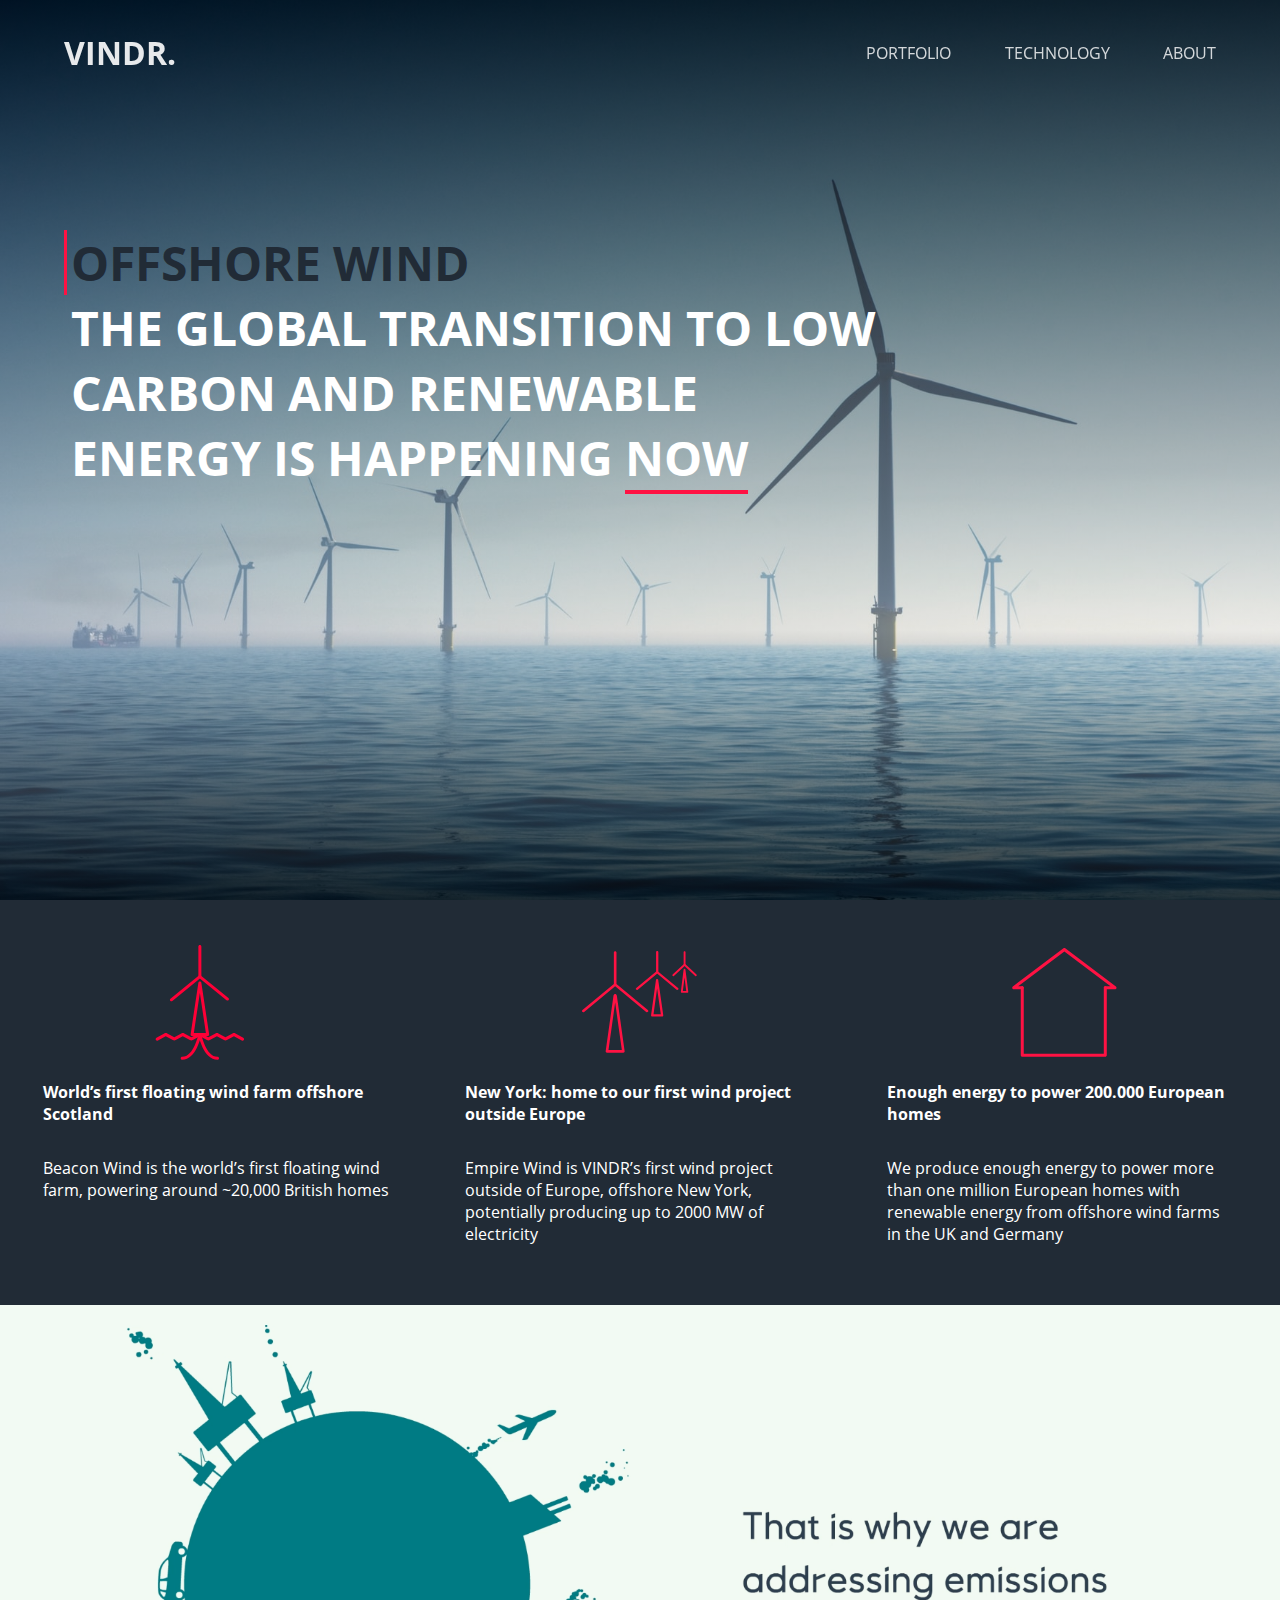
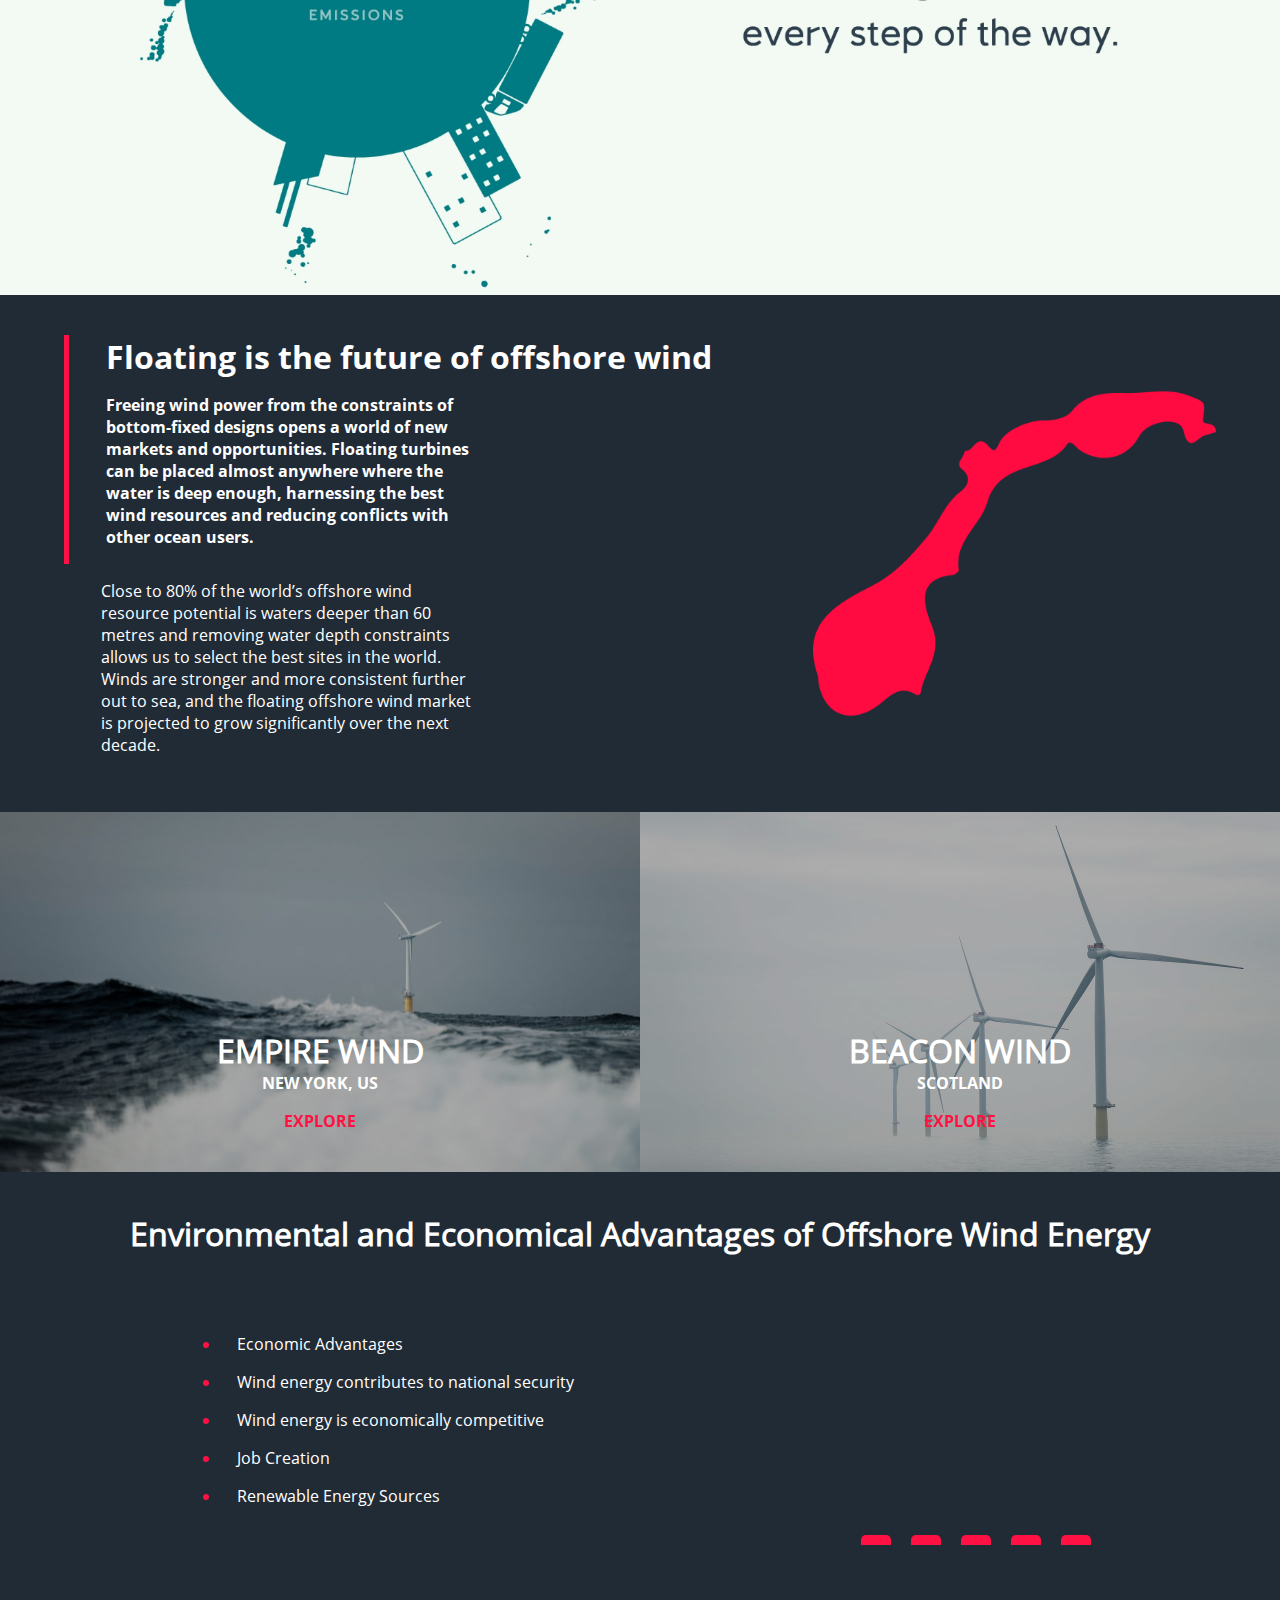
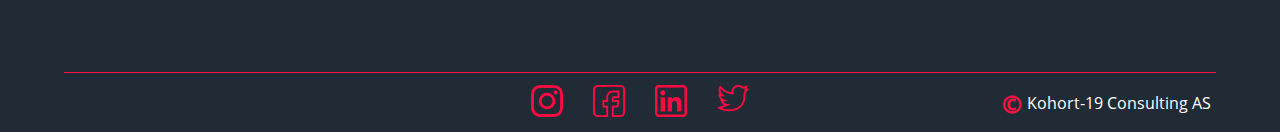
<file: index.html>
<!DOCTYPE html>
<html lang="en">
<head>
    <meta charset="UTF-8">
    <meta name="viewport" content="width=device-width, initial-scale=1.0">
    <title>VINDR.</title>
    <link rel="icon" href="icons/v-and-dot.png">
    <link rel="stylesheet" type="text/css" href="css/index.css">
</head>
<body>
    <!-- Start: Navbar -->
    <div class="navbar-container flex">
        <div class="navbar-list-container flex">
            <a href="index.html" class="navbar-logo"><h1>VINDR.</h1></a>
            <div class="navbar-list flex">
                <div>
                    <a href="portofolio.html">
                        PORTFOLIO
                    </a>
                </div>
                <div>
                    <a href="technology.html">
                        TECHNOLOGY
                    </a>
                </div>
                <div>
                    <a href="about.html">
                        ABOUT
                    </a>
                </div>
            </div>
        </div>
    </div>
    <!-- End: Navbar -->
    
    <!-- Start: Header-->
    <div class="header-container">
        <div class="header-image-container">
            <div class="header-text-container">
                <h1 class="header-index-line-one">OFFSHORE WIND</h1>
                <h1 class="header-index-text">THE GLOBAL TRANSITION TO LOW</h1>
                <h1 class="header-index-text">CARBON AND RENEWABLE</h1>
                <h1 class="header-index-text">ENERGY IS HAPPENING <span>NOW</span></h1>
            </div>
        </div>
        
    </div>

    <!-- End: Header -->

    <!-- start: Page content -->
    <div class="index-main-container flex" >
        <!-- Start: tripple info -->
        <div class="index-tripple-info-container flex">
            <div class="info-container flex">
                <img class="info-image" src="icons/icon_windmill.svg" alt="Windmill-icon">
                <div class="info-text-container flex">  
                    <p class="info-paragraph bold">
                        World’s first floating wind farm offshore Scotland
                    </p>
                    <p class="info-paragraph">
                        Beacon Wind is the world’s first floating wind farm, powering around ~20,000 British homes
                    </p>
                </div>    
            </div>
            <div class="info-container flex">
                <img class="info-image" src="icons/icon_windmill_park.svg" alt="Windmill-icon">
                <div class="info-text-container flex"> 
                    <p class="info-paragraph bold">
                        New York: home to our first wind project outside Europe
                    </p>
                    <p class="info-paragraph">
                        Empire Wind is VINDR’s first wind project outside of Europe, offshore New York, potentially producing up to 2000 MW of electricity
                    </p>
                </div>   
            </div>
            <div class="info-container flex">
                <img class="info-image" src="icons/icon_house_energy.svg" alt="House-Icon">
                <div class="info-text-container flex">
                    <p class="info-paragraph bold">
                        Enough energy to power 200.000 European homes
                    </p>
                    <p class="info-paragraph">
                        We produce enough energy to power more than one million European homes with renewable energy from offshore wind farms in the UK and Germany
                    </p>
                </div>
            </div>
        </div>
        <!-- End: tripple info -->

        <!-- Start: video container -->
        <!-- Section where the customer can implement a video-element.-->
        <div class="video-container flex">
            <img src="images/informationvideo.png" alt="VideoScreenshot">
        </div>
        <!-- End: video container -->

        <!-- Start: second information  -->
        <div class="index-second-info-container flex">
            <div class="second-info-text-container flex">
                <div class="text-box-one bold">
                    <h1>
                        Floating is the future of offshore wind
                    </h1>
                    <p>
                        Freeing wind power from the constraints of bottom-fixed designs opens a world of new markets and opportunities. Floating turbines can be placed almost anywhere where the water is deep enough, harnessing the best wind resources and reducing conflicts with other ocean users.
                    </p>
                </div>
                <div class="text-box-two">
                    <p>
                        Close to 80% of the world’s offshore wind resource potential is waters deeper than 60 metres and removing water depth constraints allows us to select the best sites in the world. Winds are stronger and more consistent further out to sea, and the floating offshore wind market is projected to grow significantly over the next decade. 
                    </p>
                </div>
            </div>
            <div class="second-info-image-container flex">
                <img src="images/countries/norway_red.png" alt="Norway-pink">
            </div>
        </div>
        <!-- End: second information  -->

        <!-- Start: Double image explore -->
        <div class="explore-container flex">
            <div class="explore-image-container flex">
                <img src="images/explore1.jpg" alt="Explore">
                <div class="explore-text-container flex">
                    <h1>
                        EMPIRE WIND
                    </h1>
                    <p class="bold">NEW YORK, US</p>
                    <p class="bold"><a href="portofolio.html#empire">EXPLORE</a></p>
                </div>
            </div>
            <div class="explore-image-container flex">
                <img src="images/explore2.jpg" alt="Explore">
                <div class="explore-text-container flex">
                    <h1>
                        BEACON WIND
                    </h1>
                    <p class="bold">SCOTLAND</p>
                    <p class="bold"><a href="portofolio.html#beacon">EXPLORE</a></p>
                </div>
            </div>
        </div>
        <!-- End: Double image explore -->

        <!-- Start: thrid info  -->
        <div class="index-third-info-container flex">
            <div class="third-info-header-container">
                <h1>Environmental and Economical Advantages of Offshore Wind Energy</h1>
            </div>
            <div class="third-info-container flex">
                <div class="third-info-list-container">
                    <ul>
                        <li><span> Economic Advantages</span></li>
                        <li><span>Wind energy contributes to national security</span></li>
                        <li><span>Wind energy is economically competitive</span></li>
                        <li><span>Job Creation</span></li>
                        <li><span>Renewable Energy Sources</span></li>
                    </ul>
                </div>
                <div class="third-info-stats-conatiner flex">
                    <div class="stats-columns column-one"></div>
                    <div class="stats-columns column-two"></div>
                    <div class="stats-columns column-three"></div>
                    <div class="stats-columns column-four"></div>
                    <div class="stats-columns column-five"></div>
                </div>
            </div>
        </div>
        <!-- End: thrid info  -->

    </div>
    <!-- End: Page content -->

    <!-- Start: Footer -->
    <div class="footer-container flex">
        <div class="content-container flex">
            <div class="icon-list">
                <div>
                    <a href="">
                        <img class="icon" src="icons/instagram-3.png" alt="instagram-3">
                    </a>
                </div>
                <div>
                    <a href="">
                        <img class="icon" src="icons/facebook.png" alt="instagram-3">
                    </a>
                </div>
                <div>
                    <a href="">
                        <img class="icon" src="icons/linkedin.png" alt="instagram-3">
                    </a>
                </div>
                <div>
                    <a href="">
                        <img class="icon" src="icons/twitter.png" alt="instagram-3">
                    </a>
                </div>
            </div>
            <div class="copyright-container flex">
                <h2>&#169;</h2>
                <p>Kohort-19 Consulting AS</p>
            </div>
        </div>
    </div>
    <!-- End: footer -->
    
</body>
</html>
</file>
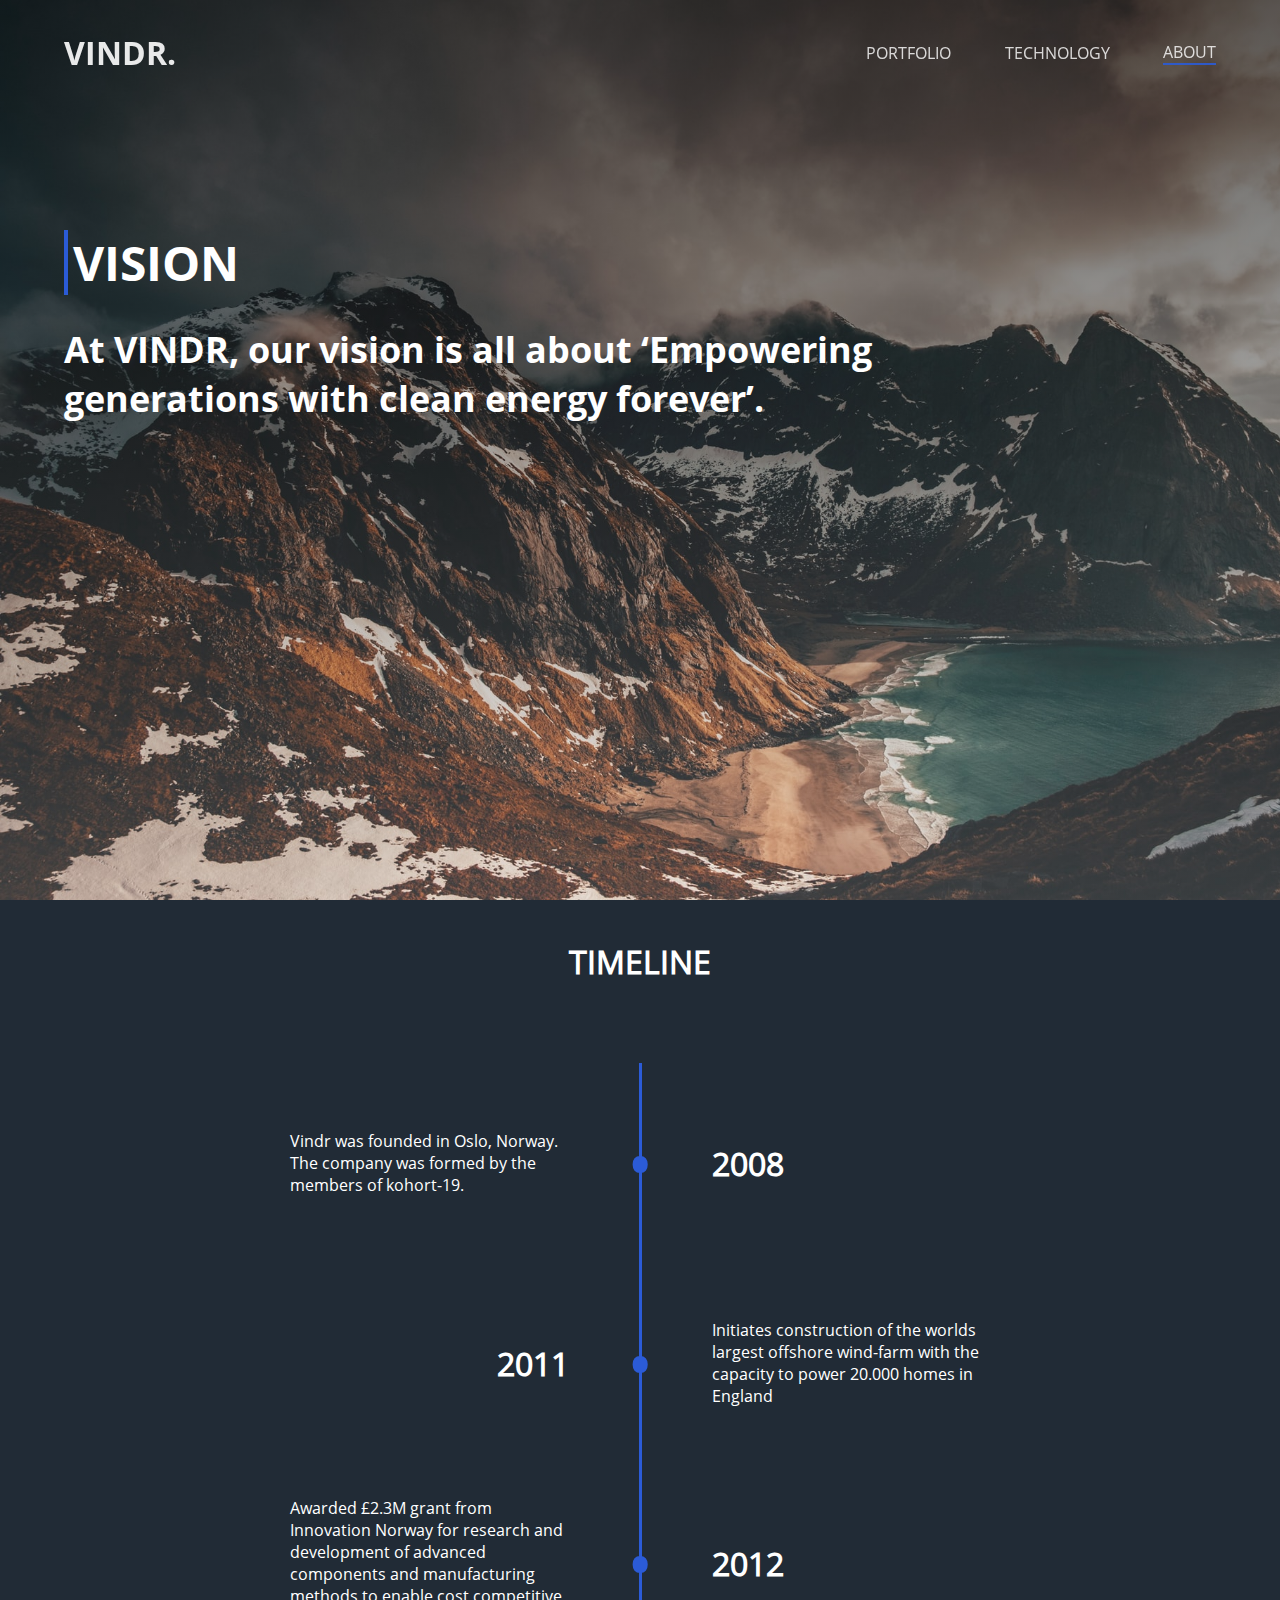
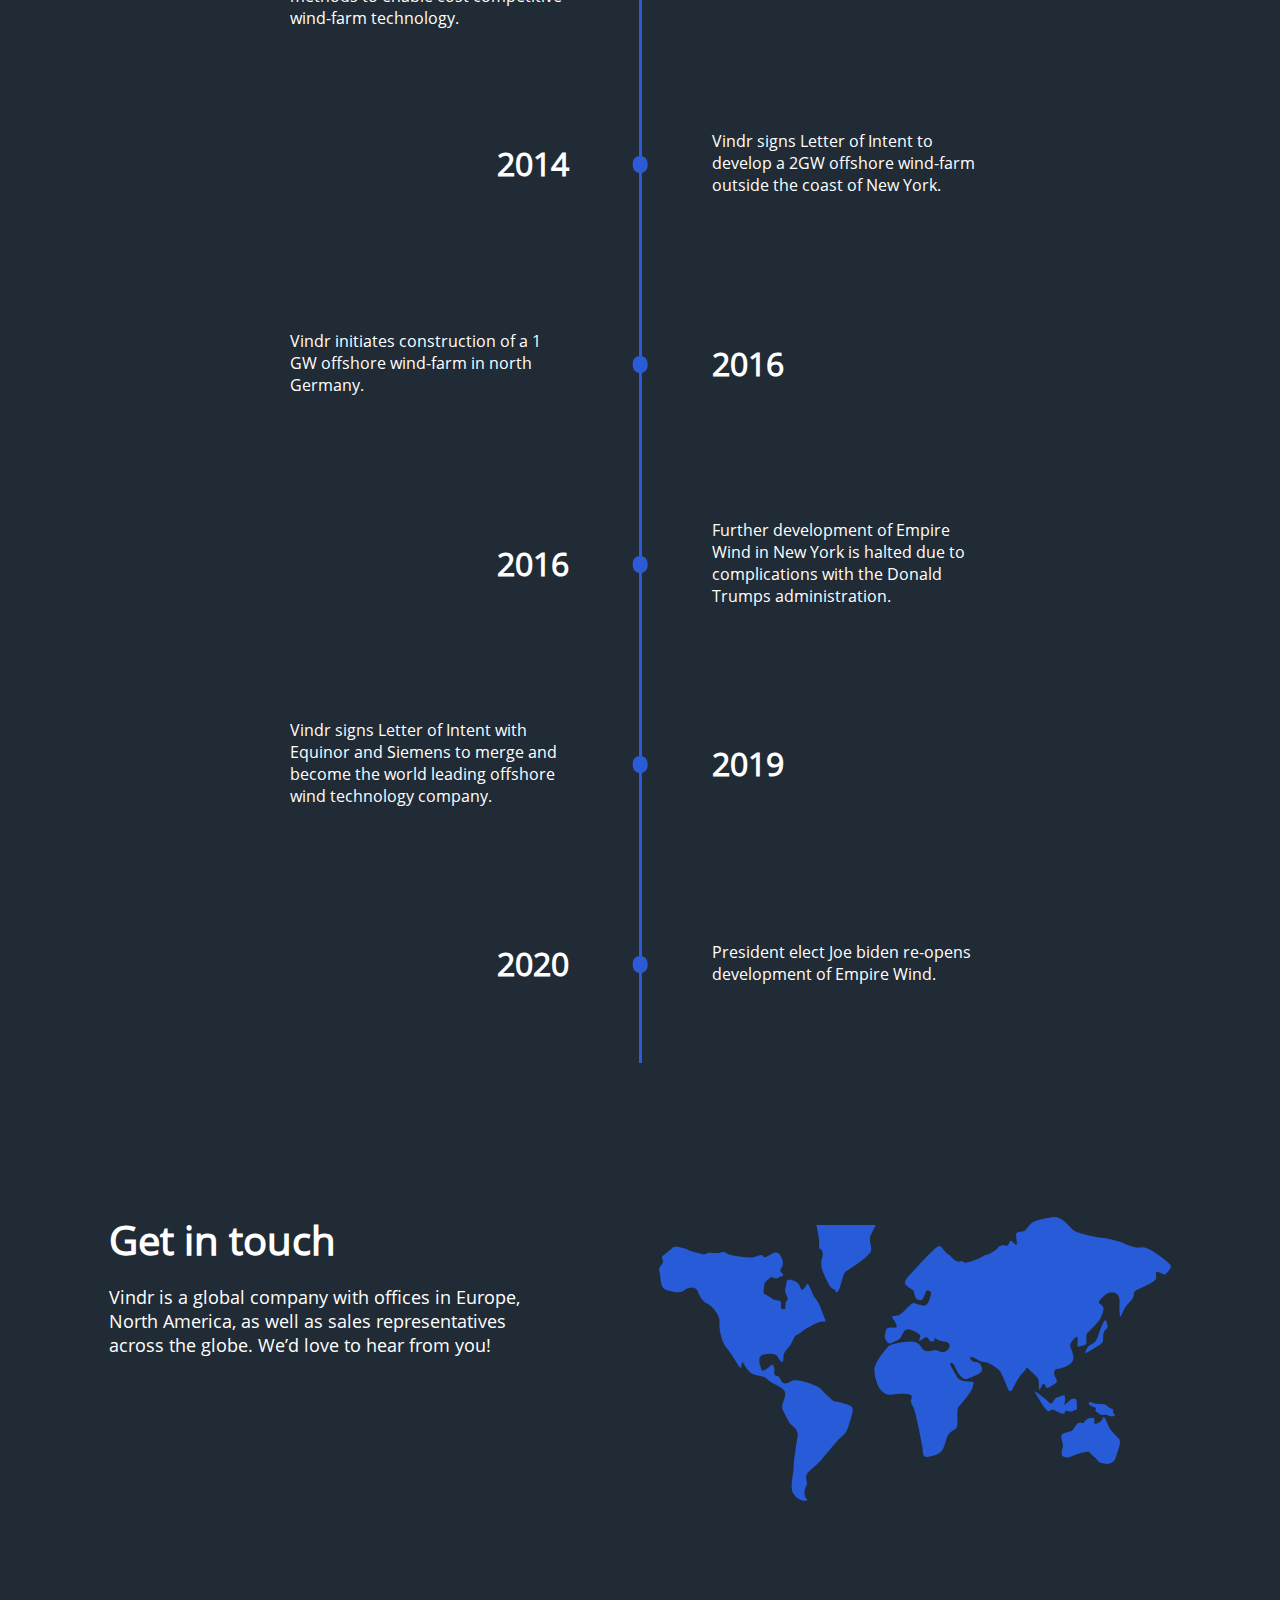
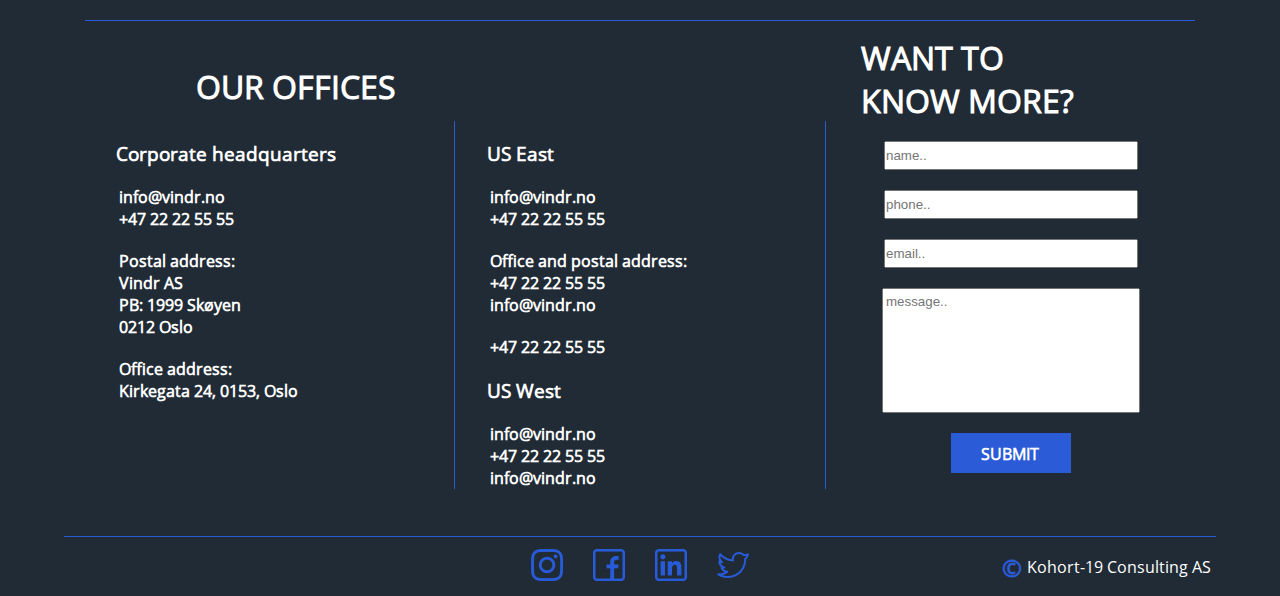
<file: about.html>
<!DOCTYPE html>
<html lang="en">
<head>
    <meta charset="UTF-8">
    <meta name="viewport" content="width=device-width, initial-scale=1.0">
    <title>About</title>
    <link rel="icon" href="icons/v-and-dot.png">
    <link rel="stylesheet" type="text/css" href="css/about.css">
</head>
<body>
    <!-- Start: Navbar -->
    <div class="navbar-container flex">
        <div class="navbar-list-container flex">
            <a href="index.html" class="navbar-logo"><h1>VINDR.</h1></a>
            <div class="navbar-list flex">
                <div>
                    <a href="portofolio.html">
                        PORTFOLIO
                    </a>
                </div>
                <div>
                    <a href="technology.html">
                        TECHNOLOGY
                    </a>
                </div>
                <div>
                    <a href="about.html">
                        ABOUT
                    </a>
                </div>
            </div>
        </div>
    </div>
    <!-- End: Navbar -->
    
    <!-- Start: Header-->
    <div class="header-container">
        <div class="header-image-container">
            <div class="header-text-container">
                <h1 class="header-index-line-one">VISION</h1>
                <h2 class="header-index-line-two bold">At VINDR, our vision is all about ‘Empowering generations with clean energy forever’.</h2>
                
            </div>
        </div>
        
    </div>
    <!-- End: Header -->

    <!-- start: Page content -->

    <!--
     Start: Timeline    
    -->
    <!-- Timeline left side -->
    <div class="main-content-container flex">
        <h1 class="timeline-main-header">TIMELINE</h1>
        <div class="timeline-container flex">
            <div class="timeline-left-container flex">
                <div class="timeline-text-box text-box-one flex">
                    <p>
                        Vindr was founded in Oslo, Norway. The company was formed by the members of kohort-19.
                    </p>
                </div>
                <div class="timeline-year year-two flex"><h1>2011</h1><span class="timeline-dot">&bull;</span></div>
                <div class="timeline-text-box text-box-three flex">
                    <p>
                        Awarded £2.3M grant from Innovation Norway for research and development of advanced components and manufacturing methods to enable cost competitive wind-farm technology.
                    </p>
                </div>
                <div class="timeline-year year-four flex"><h1>2014</h1><span class="timeline-dot">&bull;</span></div>
                <div class="timeline-text-box text-box-five flex">
                    <p>
                        Vindr initiates construction of a 1 GW offshore wind-farm in north Germany.
                    </p>
                </div>
                <div class="timeline-year year-six flex"><h1>2016</h1><span class="timeline-dot">&bull;</span></div>
                <div class="timeline-text-box text-box-seven flex">
                    <p>
                        Vindr signs Letter of Intent with Equinor and Siemens to merge and become the world leading offshore wind technology company.
                    </p>
                </div>
                <div class="timeline-year year-eight flex"><h1>2020</h1><span class="timeline-dot">&bull;</span></div>
            </div>
            
            <!-- Timeline right side -->
            <div class="timeline-right-container flex">
                <div class="timeline-year year-one flex"><span class="timeline-dot">&bull;</span><h1>2008</h1></div>
                <div class="timeline-text-box text-box-two flex">
                    <p>
                        Initiates construction of the worlds largest offshore wind-farm  with the capacity to power 20.000 homes in England
                    </p>
                </div>
                <div class="timeline-year year-three flex"><span class="timeline-dot">&bull;</span><h1>2012</h1></div>
                <div class="timeline-text-box text-box-four flex">
                    <p>
                        Vindr signs Letter of Intent to develop a 2GW  offshore wind-farm outside the coast of New York. 
                    </p>
                </div>
                <div class="timeline-year year-five flex"><span class="timeline-dot">&bull;</span><h1>2016</h1></div>
                <div class="timeline-text-box text-box-six flex">
                    <p>
                        Further development of Empire Wind in New York is halted due to complications with the Donald Trumps administration.
                    </p>
                </div>
                <div class="timeline-year year-seven flex"><span class="timeline-dot">&bull;</span><h1>2019</h1></div>
                <div class="timeline-text-box text-box-eight flex">
                    <p>
                        President elect Joe biden re-opens development of Empire Wind.
                    </p>
                </div>
            </div>
        </div>   
<!--
 End: Timeline    
-->

<!--
 Start: Contact form
-->
        <div class="bottom-section-container flex">
            <div class="map-section-container flex">
                <div class="bottom-text-container">
                    <h1>Get in touch</h1>
                    <p>Vindr is a global company with offices in Europe, 
                        North America, as well as sales representatives 
                        across the globe. We’d love to hear from you!</p>
                </div>
                <div class="bottom-worldmap-container">
                    <img src="icons/world-map.png" alt="world-map">
                </div>
            </div>    
            <div class="text-divider flex">
                <h1 id="address">OUR OFFICES</h1>
                <h1 id="contact">WANT TO KNOW MORE?</h1>
            </div>
            <div class="contact-section-container flex">
                <div class="corporate-info flex">
                    <h3>Corporate headquarters</h3>
                    <div class="corporate-box-1">
                    <h4>info@vindr.no</h4>
                    <h4>+47 22 22 55 55</h4>
                    </div>
                    <div class="corporate-box-2">
                    <h4>Postal address:</h4>
                    <h4>Vindr AS</h4>
                    <h4>PB: 1999 Skøyen</h4>
                    <h4>0212 Oslo</h4>
                    </div>
                    <div class="corporate-box-3">
                    <h4>Office address:</h4>
                    <h4>Kirkegata 24, 0153, Oslo</h4>
                    </div>
                </div>
                <div class="usa-info flex">
                    <h3>US East</h3>
                    <div class="usa-box-1">
                    <h4>info@vindr.no</h4>
                    <h4>+47 22 22 55 55</h4>
                    </div>
                    <div class="usa-box-2">
                    <h4>Office and postal address:</h4>
                    <h4>+47 22 22 55 55</h4>
                    <h4>info@vindr.no</h4>
                    </div>
                    <h4>+47 22 22 55 55</h4>
                    <h3>US West</h3>
                    <h4>info@vindr.no</h4>
                    <h4>+47 22 22 55 55</h4>
                    <h4>info@vindr.no</h4>
                </div>
                <div class="contact-form flex">
                    <input class="input-field" type="text" placeholder="name..">
                    <input class="input-field" type="text" placeholder="phone..">
                    <input class="input-field" type="text" placeholder="email..">
                    <input class="input-field-text" type="text" placeholder="message..">
                    <a class="button" href="#"><h4>SUBMIT</h4></a>
                </div>
            </div>
        </div>
    <!--
     End: Contact form
    -->
    </div>
    <!-- End: Page content -->

    <!-- Start: Footer -->
    <div class="footer-container flex">
        <div class="content-container flex">
            <div class="icon-list">
                <div>
                    <a href="">
                        <img class="icon" src="icons/instagram-6.png" alt="instagram-3">
                    </a>
                </div>
                <div>
                    <a href="">
                        <img class="icon" src="icons/facebook-4.png" alt="instagram-3">
                    </a>
                </div>
                <div>
                    <a href="">
                        <img class="icon" src="icons/linkedin-3.png" alt="instagram-3">
                    </a>
                </div>
                <div>
                    <a href="">
                        <img class="icon" src="icons/twitterblue.png" alt="instagram-3">
                    </a>
                </div>
            </div>
            <div class="copyright-container flex">
                <h2>&#169;</h2>
                <p>Kohort-19 Consulting AS</p>
            </div>
        </div>
            
    </div>
    <!-- End: footer -->
    
</body>
</html>
</file>
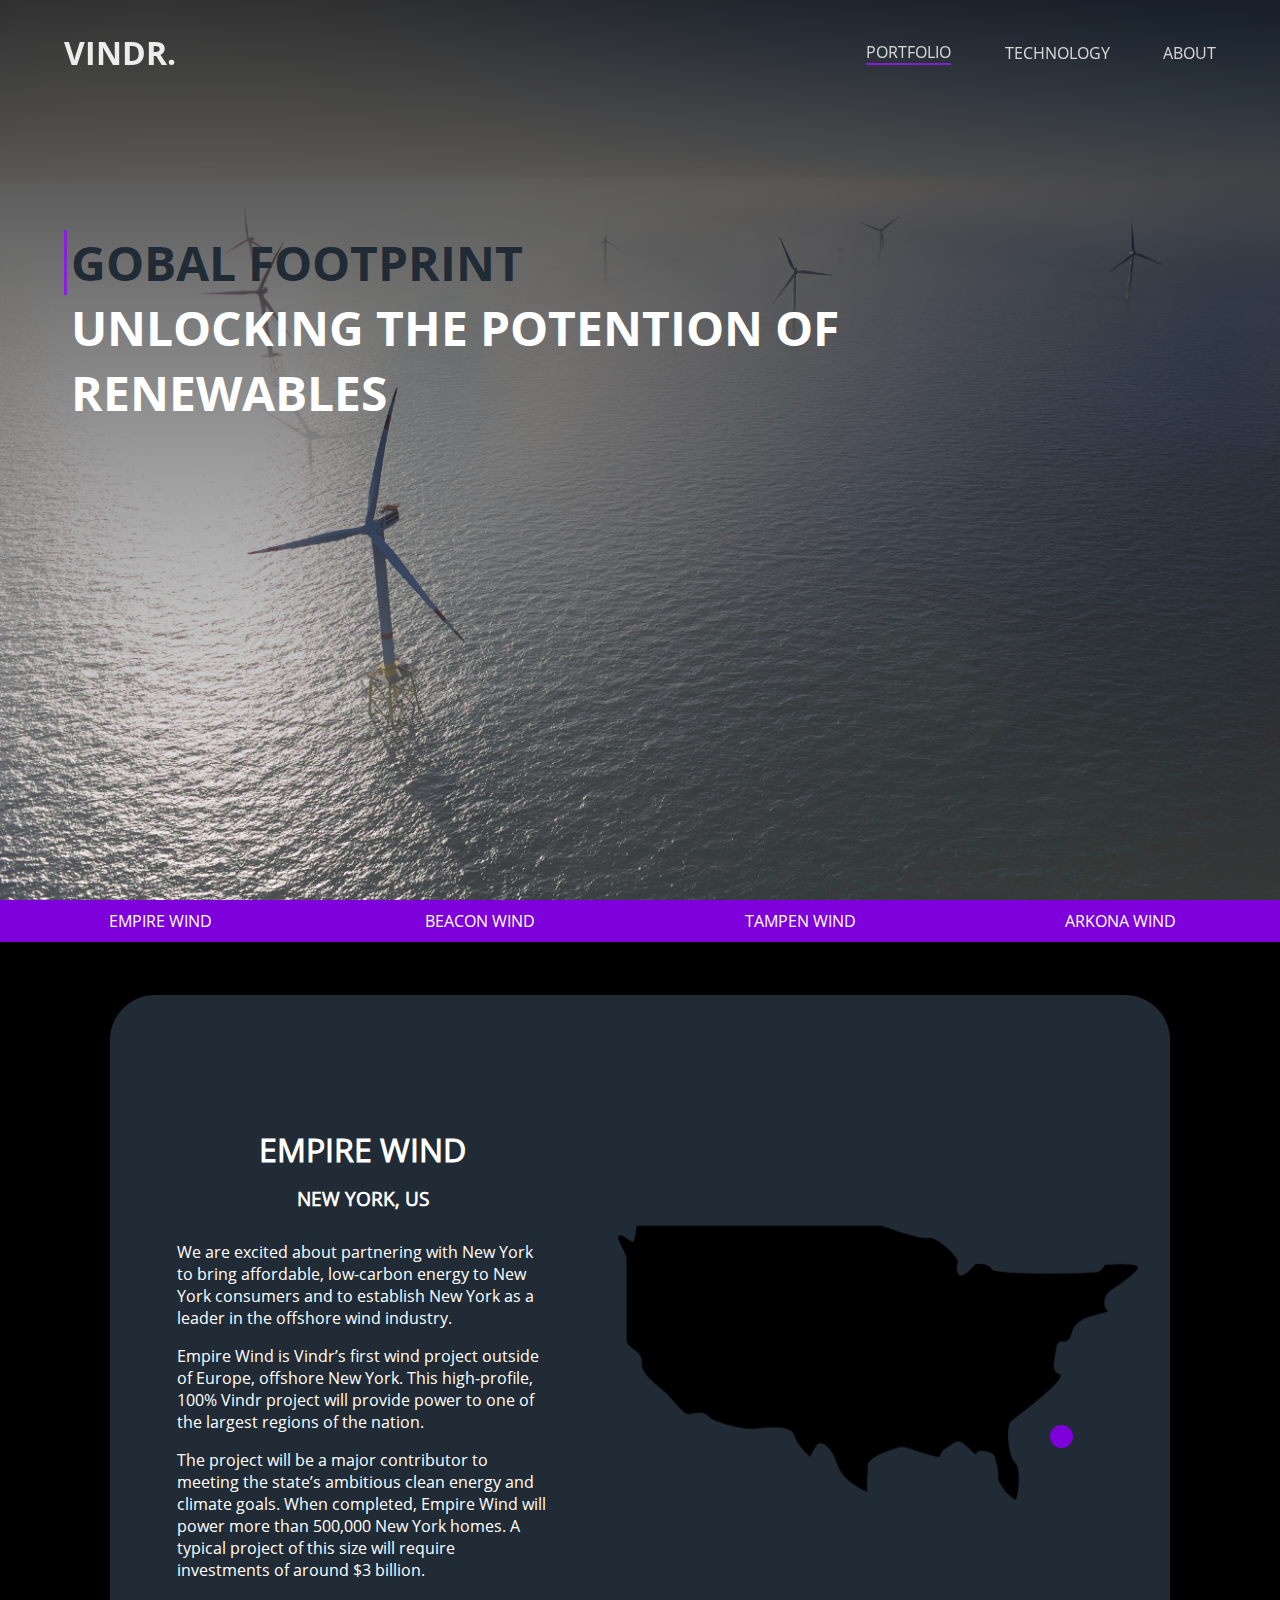
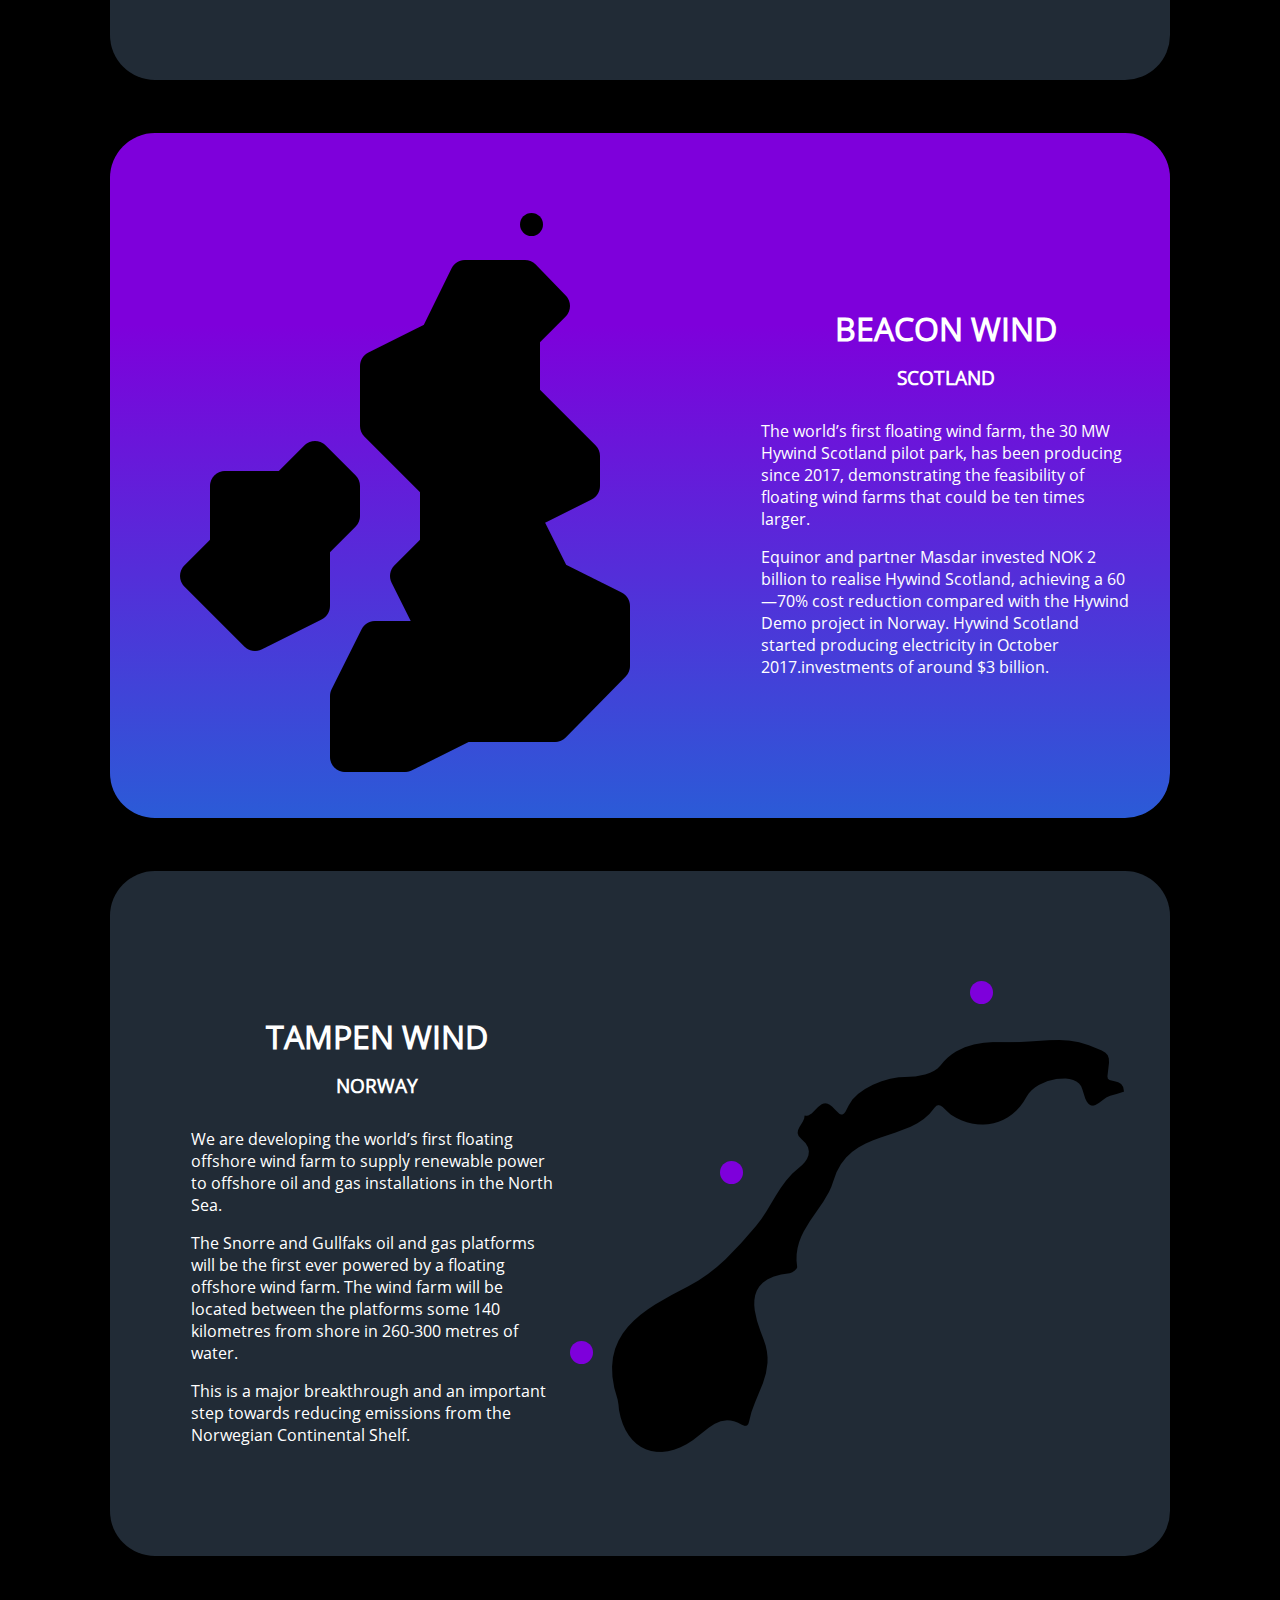
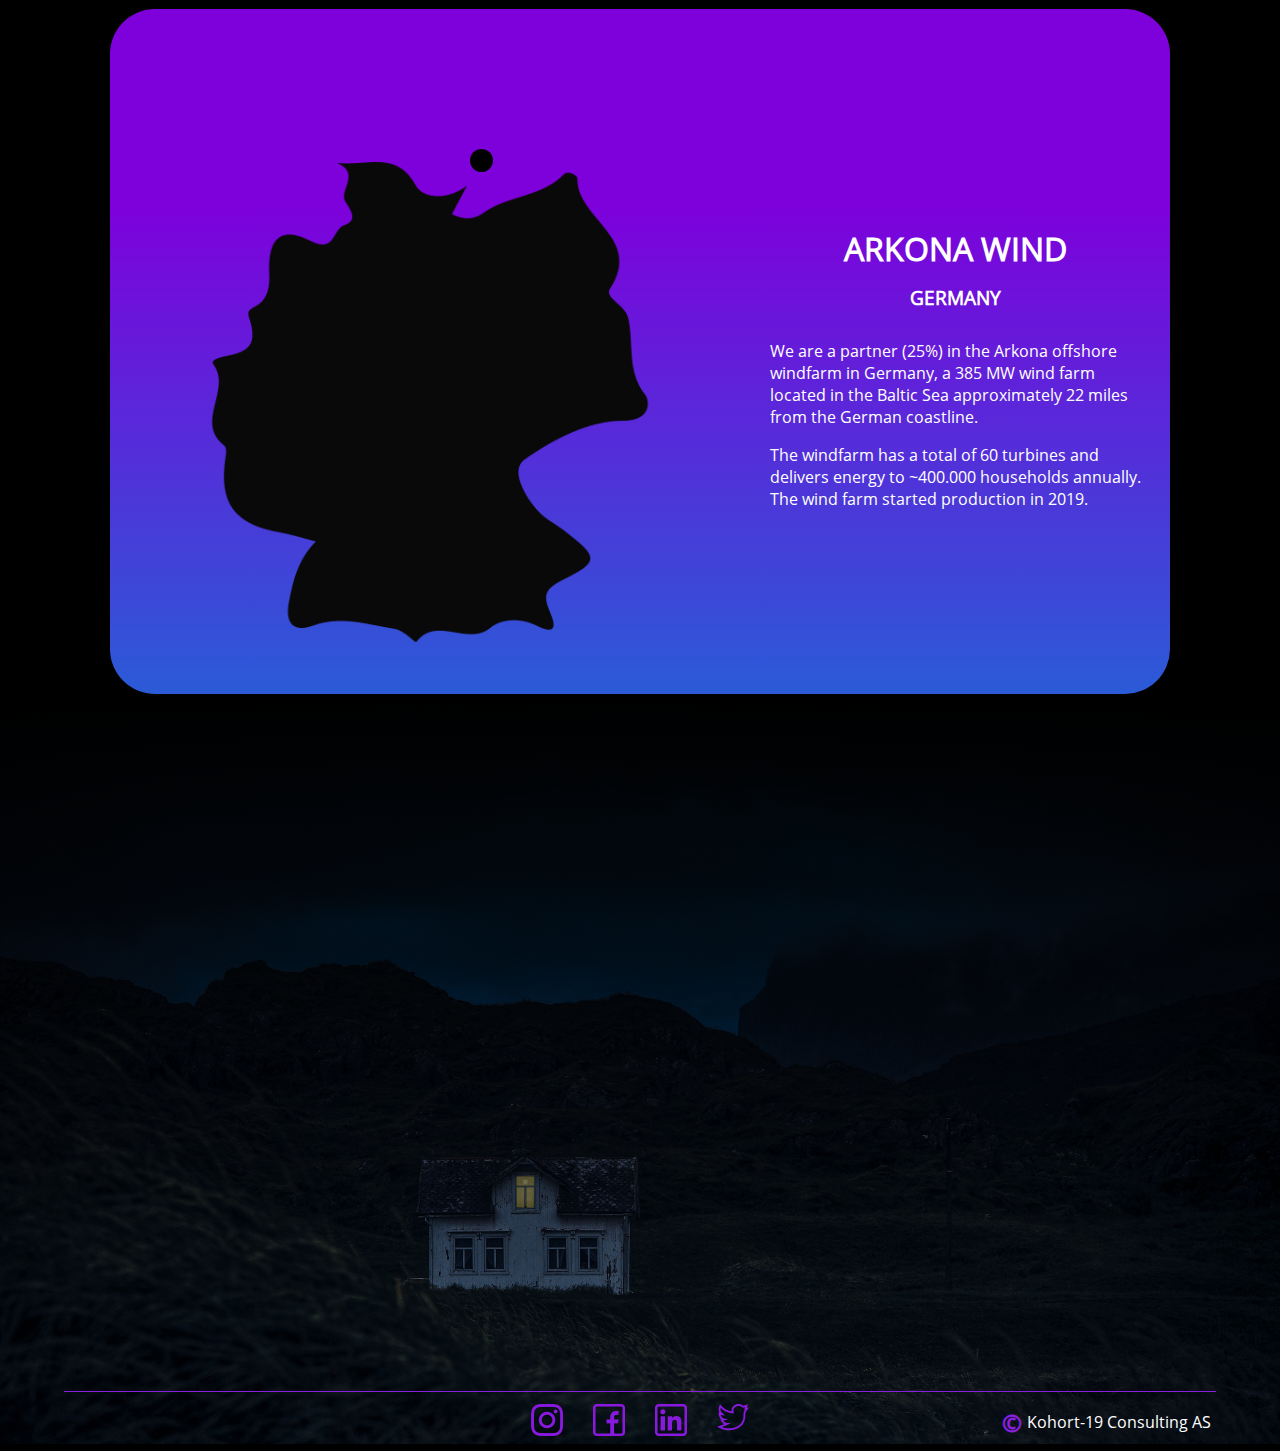
<file: portofolio.html>
<!DOCTYPE html>
<html lang="en">
<head>
    <meta charset="UTF-8">
    <meta name="viewport" content="width=device-width, initial-scale=1.0">
    <title>Portfolio</title>
    <link rel="icon" href="icons/v-and-dot.png">
    <link rel="stylesheet" type="text/css" href="css/portfolio.css">
</head>
<body>
    <!-- Start: Navbar -->
    <div class="navbar-container flex">
        <div class="navbar-list-container flex">
            <a href="index.html" class="navbar-logo"><h1>VINDR.</h1></a>
            <div class="navbar-list flex">
                <div>
                    <a href="portofolio.html">
                        PORTFOLIO
                    </a>
                </div>
                <div>
                    <a href="technology.html">
                        TECHNOLOGY
                    </a>
                </div>
                <div>
                    <a href="about.html">
                        ABOUT
                    </a>
                </div>
            </div>
        </div>
    </div>
    <!-- End: Navbar -->
    
    <!-- Start: Header-->
    <div class="header-container">
        <div class="header-image-container">
            <div class="header-text-container">
                <h1 class="header-index-line-one">GOBAL FOOTPRINT</h1>
                <h1 class="header-index-text">UNLOCKING THE POTENTION OF <br>RENEWABLES</h1>
                
            </div>
        </div>
        
    </div>

    <!-- End: Header -->

    <!-- start: Page content -->
    
   <div class="portfolio-page-container flex">
    <!----------------------------------------
        flex container with country links
    ----------------------------------------->
    <div class="location-nav-container flex">
        <div class="flex-nav-container flex">
            <div><a href="#empire">EMPIRE WIND</a></div>
            <div><a href="#beacon">BEACON WIND</a></div>
            <div><a href="#tampen">TAMPEN WIND</a></div>
            <div><a href="#arkona">ARKONA WIND</a></div>
        </div>
    </div>
    <!----------------------------------------
    flex container with country info & images
    ----------------------------------------->
    
    <div class="country-section-container flex">
        <div class="container-country item-1 container-1 container-style flex" id="empire">
            <div class="circle-1 circle-animation circle-size circle-color-gradient"></div>
            <img class="usa-wind-park wind-park" src="images/countries/USA_wind.png" alt="USA-wind-park">
            <!-- <div class="power-icon-1 power-icon-size"> <img class="power-animation-1" src="icons/energy.png" alt="lighting"></div>
            <div class="power-icon-2 power-icon-size"> <img class="power-animation-1" src="icons/energy.png" alt="lighting"></div>
            <div class="power-icon-3 power-icon-size"> <img class="power-animation-1" src="icons/energy.png" alt="lighting"></div> -->
            <div class="text-container">
                <h1>EMPIRE WIND</h1>
                <h3>NEW YORK, US</h3>
                <p>
                    We are excited about partnering with New York to bring affordable, low-carbon energy to New York consumers and to establish New York as a leader in the offshore wind industry.
                </p>    
                <p>
                    Empire Wind is Vindr’s first wind project outside of Europe, offshore New York. This high-profile, 100% Vindr project will provide power to one of the largest regions of the nation.
                </p>
                <p>
                    The project will be a major contributor to meeting the state’s ambitious clean energy and climate goals. When completed, Empire Wind will power more than 500,000 New York homes. A typical project of this size will require investments of around $3 billion.
                </p>
            </div>
            <img class="usa-map map" src="images/countries/usa.png" alt="usa-map">
        </div>

        <!-----------------------------
            beacon container
        ------------------------------>
        <div class="container-country item-2 container-2 container-style flex" id="beacon">
            <div class="circle-2 circle-animation circle-size circle-color-black"></div>
            <img class="uk-map map" src="images/countries/uk.png" alt="uk-map">
            <img class="uk-wind-park wind-park" src="images/countries/scotland_wind.png" alt="uk-wind-park">
            <!-- <div class="power-icon-4 power-icon-size"> <img class="power-animation-2" src="icons/energy.png" alt="lighting"></div>
            <div class="power-icon-5 power-icon-size"> <img class="power-animation-2" src="icons/energy.png" alt="lighting"></div>
            <div class="power-icon-6 power-icon-size"> <img class="power-animation-2" src="icons/energy.png" alt="lighting"></div> -->
            <div class="text-container">
                <h1>BEACON WIND</h1>
                <h3>SCOTLAND</h3>
                <p>
                    The world’s first floating wind farm, the 30 MW Hywind Scotland pilot park, has been producing since 2017, demonstrating the feasibility of floating wind farms that could be ten times larger.
                </p>
                <p>
                    Equinor and partner Masdar invested NOK 2 billion to realise Hywind Scotland, achieving a 60—70% cost reduction compared with the Hywind Demo project in Norway. Hywind Scotland started producing electricity in October 2017.investments of around $3 billion.
                </p>
            </div>
        </div>
        <!--------------------------------
            container with tampen wind
        --------------------------------->
        <div class="container-country item-3 container-3 container-style flex" id="tampen">
            <div class="circle-3 circle-animation circle-size circle-color-gradient"></div>
            <div class="circle-4 circle-animation circle-size circle-color-gradient"></div>
            <div class="circle-5 circle-animation circle-size circle-color-gradient"></div>
            <img class="norway-wind-park wind-park" src="images/countries/norway_wind.png" alt="Norway-wind-park">
            <!-- <div class="power-icon-7 power-icon-size"> <img class="power-animation-3" src="icons/energy.png" alt="lighting"></div>
            <div class="power-icon-8 power-icon-size"> <img class="power-animation-3" src="icons/energy.png" alt="lighting"></div>
            <div class="power-icon-9 power-icon-size"> <img class="power-animation-3" src="icons/energy.png" alt="lighting"></div> -->
            <div class="text-container">
                <h1>TAMPEN WIND</h1>
                <h3>NORWAY</h3>
                <p>
                    We are developing the world’s first floating offshore wind farm to supply renewable power to offshore oil and gas installations in the North Sea.
                </p>
                <p>
                    The Snorre and Gullfaks oil and gas platforms will be the first ever powered by a floating offshore wind farm. The wind farm will be located between the platforms some 140 kilometres from shore in 260-300 metres of water.
                </p>
                <p>
                    This is a major breakthrough and an important step towards reducing emissions from the Norwegian Continental Shelf.
                </p>
            </div>
            <img class="norway-map map" src="images/countries/norway.png" alt="norway-map">
        </div>
        <div class="container-country item-4 container-4 container-style flex" id="arkona">
            <div class="circle-6 circle-animation circle-size circle-color-black"></div>
            <img class="germany-map map" src="images/countries/germany.png" alt="germany-map">
            <img class="germany-wind-park wind-park" src="images/countries/germany_wind.png" alt="Norway-wind-park">
            <!-- <div class="power-icon-10 power-icon-size"> <img class="power-animation-4" src="icons/energy.png" alt="lighting"></div>
            <div class="power-icon-11 power-icon-size"> <img class="power-animation-4" src="icons/energy.png" alt="lighting"></div>
            <div class="power-icon-12 power-icon-size"> <img class="power-animation-4" src="icons/energy.png" alt="lighting"></div> -->
            <div class="text-container">
                <h1>ARKONA WIND</h1>
                <h3>GERMANY</h3>
                <p>
                    We are a partner (25%) in the Arkona offshore windfarm in Germany, a 385 MW wind farm located in the Baltic Sea approximately 22 miles from the German coastline. 
                </p>
                <p>
                    The windfarm has a total of 60 turbines and delivers energy to ~400.000 households annually. The wind farm started production in 2019.
                </p>
            </div>
        </div>
    </div> 
</div> 
    <div class="bottom-section flex">
        <!-- Start: Footer -->
       <div class="footer-container flex">
           <div class="content-container flex">
               <div class="icon-list">
                   <div>
                       <a href="">
                           <img class="icon" src="icons/instagram-5.png" alt="instagram-3">
                       </a>
                   </div>
                   <div>
                       <a href="">
                           <img class="icon" src="icons/facebook-3.png" alt="instagram-3">
                       </a>
                   </div>
                   <div>
                       <a href="">
                           <img class="icon" src="icons/linkedin-2.png" alt="instagram-3">
                       </a>
                   </div>
                   <div>
                       <a href="">
                           <img class="icon" src="icons/twitter-2.png" alt="instagram-3">
                       </a>
                   </div>
               </div>
               <div class="copyright-container flex">
                   <h2>&#169;</h2>
                   <p>Kohort-19 Consulting AS</p>
               </div>
           </div>
       </div>
       <!-- End: footer -->
   </div>
    <!-- End: Page content -->

   
    
</body>
</html>
</file>
<file: css/index.css>
/* Main-content kodet av Skjalg*/
/* Navigation/header/footer kodet av Skjalg*/

@import url(utilities.css); 
@import url(universal.css);

/*****************
 Start: Navbar css 
******************/
.navbar-list a:hover {  
    border-bottom: 2px #FF1243 solid;
}

/****************** 
 Start: Header css 
******************/
.header-image-container {
    background-image: linear-gradient(0deg, rgba(0,0,0,0.7) 0%, rgba(255,255,255,0.4) 30%, rgba(0,0,0,0.8) 100%),
    url("../images/header_img_index.jpg");
}

.header-index-line-one {
    border-left: 3px solid #FF1243;
    padding-left: 4px;
    color: #212B36;
}

.header-index-text span {
    border-bottom: 4px solid #FF1243;
}

/****************** 
 Start: Footer css
******************/
.content-container {
    border-top: 1px solid #FF1243;
}

.copyright-container h2 {
    color: #FF1243;
}

/******************
 Start main content 
******************/
.index-main-container {
    flex-direction: column;
    width: 100vw;
}

/****************** 
 Start first info 
******************/
.index-tripple-info-container {
    flex-direction: row;
    width: 100%;
    max-width: 1440px;
    margin: 40px 5%;
}

.info-container {
    flex-direction: column;
    width: 33%;
}

.info-text-container {
    flex-direction: column;
    max-width: 350px;
    height: 200px;
    align-content: flex-start;
    justify-content: flex-start;
}

.info-container img {
    height: 125px;
    align-self: center;
}

/******************
 Start: video  
 Section where the customer 
 can implement a video-element.
******************/
.video-container {
    width: 100%;
    max-width: 1440px;
}

.video-container img{
    width: 100%;
}

/******************
 Start: second information 
******************/
.index-second-info-container {
    max-width: 1440px;
    margin: 40px 5%;
}

.second-info-text-container {
    width: 65%;
    flex-direction: column;
    align-items: flex-start;
}

.second-info-image-container {
    width: 35%;
}

.second-info-image-container img {
    width: 100%;
}

.text-box-one {
    border-left: 5px solid #FF1243;
}

.second-info-text-container p {
    width: 50%;
    margin-left: 5%;
}

.second-info-text-container h1 {
    margin-left: 5%;
}

/******************
 Start: explore section 
******************/
.explore-container {
    position: relative;
    width: 100%;
    height: 100%;
    max-width: 1440px;
    max-height: 720px;
}

.explore-image-container img{
    width: 100%;
    filter: brightness(70%);
    transition: 0.7s ease-out;
}

/* Makes images brighter on hover */
.explore-image-container:hover  img {
    filter: brightness(85%);
}

.explore-text-container {
    position: absolute;
    flex-direction: column;
    bottom: 15%;
    height: 60px;
}

.explore-text-container p {
    /* Removes margin-block-start on paragraph to move it closer to the header*/
    margin-block-start: 0;
}

.explore-text-container a {
    color: #FF1243;
}

.explore-text-container a:hover {  
    border-bottom: 2px #FF1243 solid;   
} 

/****************** 
 Start: Third info 
******************/
.index-third-info-container {
    flex-direction: column;
    align-items: flex-start;
    max-width: 1440px;
    margin: 40px 5%;
}

.third-info-container {
    width: 100%;
    margin: 40px 5%;
    justify-content: space-between;
}

.third-info-list-container li {
    padding-inline-start: 1em;
    margin-block-start: 1em;
    color: #FF1243;
}
.third-info-list-container li span{
    color: #FFFFFF;
}

.third-info-stats-conatiner {
    width: 250px;
    height: 250px;
    margin-right: 100px;
    justify-content: space-around;
    align-items: flex-end;
}

.stats-columns {
    height: 10px;
    width: 30px;
    background-color: #FF1243;
    border-radius: 5px 5px 0 0;
    transition: ease-out 1.5s;
}

.index-third-info-container:hover .column-one {
    height: 40px;
}
.index-third-info-container:hover .column-two {
    height: 75px;
}
.index-third-info-container:hover .column-three {
    height: 110px;
}
.index-third-info-container:hover .column-four {
    height: 145px;
}
.index-third-info-container:hover .column-five {
    height: 180px;
}

/******************
 End main content
******************/
</file>
<file: css/about.css>
/* Main-content og end-content kodet av Skjalg, Aira, Kristoffer*/
/* Navigation/header/footer kodet av Skjalg */

@import url(utilities.css); 
@import url(universal.css);

/*****************
 Start: Navbar css 
*****************/
.navbar-list a:hover, .navbar-list div:nth-child(3) {
    border-bottom: 2px #2B5BD7 solid;
} 

/*****************
 Start: Header css 
*****************/
.header-image-container {
    background-image: linear-gradient(0deg, rgba(255,255,255,0.2) 0%, rgba(0,0,0,0.6) 100%),
    url("../images/header_img_about.jpg");
}

.header-index-line-one {
    border-left: 4px solid #2B5BD7;
    padding-left: 5px;
}

.header-index-line-two {
    margin-right: 20%;
}


/*****************
 Start: Footer css 
*****************/
.content-container {
    border-top: 1px solid #2B5BD7;
}
.copyright-container h2 {
    color: #2B5BD7;
}

/************* 
 Start: Main
***************/
.main-content-container {
    flex-direction: column;
    width: 100vw;
}

/*************** 
 Start: Timeline 
****************/
.timeline-main-header {
    margin: 40px 5%;
}

.timeline-container {
    justify-content: space-around;
    align-items: flex-start;
    max-width: 700px;
    width: 100%;
    margin: 40px 5%;
}

.timeline-left-container {
    flex-direction: column;
    width: 40%;
    border-right: 2px solid #2B5BD7;
    padding-right: 10%;
    margin-right: 0;
}

.timeline-right-container {
    flex-direction: column;
    width: 40%;
    border-left: 1px solid #2B5BD7;
    padding-left: 10%;
    margin-left: 0;
}

.timeline-text-box {
    width: 100%;
    height: 200px;
}

.timeline-year {
    width: 100%;
    height: 200px;
}

.timeline-left-container .timeline-year {
    justify-content: flex-end;
}

.timeline-right-container .timeline-year {
    justify-content: flex-start;    
}

.timeline-dot {
    font-size: 70px;
    color: #2B5BD7;
    position: absolute;
    left: 50%;
    transform: translate(-50%, 0);
}

/****************
BOTTOM SECTION W/World Map
*****************/

.bottom-section-container {
    width: 100%;
    max-width: 1440px;
    flex-direction: column;
}

.bottom-text-container {
    width: 500px;
    height: 300px;
    margin-right: 50px;
}

.bottom-text-container h1 {
    font-size: 40px;
}

.bottom-text-container p {
    width: 450px;
    font-size: 18px;
}

/****************
DIVIDER WITH HEADERS
*****************/

.text-divider {
    max-width: 1110px;
    width: 100%;
    height: 100px;
    border-top: solid 1px #2B5BD7;
    margin: 0 5%;
}

#address {
    margin-top: 30px;
    margin-left: 10%;
    width: 300px;
    display: inline-block;
}

#contact {
    margin-top: 15px;
    margin-right: 8%;
    padding-left: 420px;
    width: 300px;
    display: inline-block;
}
/****************
CONTACT INFORMATION SECTION 
*****************/

.contact-section-container {
    height: 500px;
    height: auto;
}

.contact-section-container h1 {
    flex-wrap: wrap;
    height: 500px;
    font-size: 25px;
}

.contact-section-container h3 {
    width: 350px;
    margin: 20px 0px 20px 32px;
}

.contact-section-container h4 {
    width: 300px;
    margin: 0;
    font-size: 16px;
}

/****************
CORPORATE OFFICES
*****************/
.corporate-info {
    flex-wrap: wrap;
    width: 370px;
    align-self: flex-start;
}

.corporate-box-1 {
    margin-bottom: 20px;
}

.corporate-box-2 {
    margin-bottom: 20px;
}


/****************
USA OFFICES
*****************/
.usa-info  {
    flex-wrap: wrap;
    width: 370px;
    align-self: flex-start;
    border-right: solid 1px #2B5BD7;
    border-left: solid 1px #2B5BD7;
}

.usa-box-1 {
    margin-bottom: 20px;
}

.usa-box-2 {
    margin-bottom: 20px;
}


/****************
CONTACT FORM
*****************/
.contact-form {
    flex-wrap: wrap;
    width: 370px;
    align-self: flex-start;
    margin-top: 10px;
}

.input-field {
    flex-wrap: wrap;
    width: 250px;
    margin: 10px 0;
    padding: 5px 0;
}

.input-field-text {
    flex-wrap: wrap;
    width: 250px;
    height: 20px;
    margin: 10px 0;
    padding-bottom: 100px;
}

.button {
    flex-wrap: wrap;
    background-color: #2B5BD7;
    color: black;
    height: 40px;
    width: 120px;
    margin: 10px 0;
}

.button h4 {
    margin: 10px 0 0 30px;
    color: white;
}

/************* 
 End: Main
***************/
</file>
<file: css/portfolio.css>
/* Main-content kodet av Dennis*/
/* Navigation/header/footer kodet av Skjalg*/

@import url(utilities.css); 
@import url(universal.css);

/************
body style
*************/
body {
    /* we define the background color of the site as black with body and background-color*/
    background-color: #000000;
}

/************************
 Start: Navbar css
************************/

.navbar-list a:hover, .navbar-list div:nth-child(1) {   
    border-bottom: 2px #891FDF solid;  
} 

/************************
 Start: Header css
************************/
.header-image-container {
    background-image: linear-gradient(0deg, rgba(255,255,255,0.2) 0%, rgba(0,0,0,0.8) 100%),
    url("../images/header_img_portfolio.png");
}

.header-index-line-one {
    border-left: 3px solid #891FDF;
    padding-left: 4px;
    color: #212B36;    
}

/************************ 
 Start: Footer css 
************************/
.content-container {
    border-top: 1px solid #891FDF;
}

.copyright-container h2 {
    color: #891FDF;
}

/***************************
    bottom section / footer
***************************/
.bottom-section {
    align-items: flex-end;
    background-image: linear-gradient(to bottom, rgb(0, 0, 0), rgba(0, 0, 0, 0.327)),
    url('../images/bottom-image-portfolio.jpg');
    background-size: cover;
    height: 750px;
    width: 100vw;
}

/***********************
main page container
************************/

.portfolio-page-container {
    flex-direction: column;
    width: 100vw;
}

/******************************************
            country nav bar
*******************************************/

.location-nav-container {
    background: rgb(126,0,219);
    width: 100vw;
}

.flex-nav-container {
    flex-wrap: nowrap;
    max-width: 1440px;
    width: 100%;
}

.flex-nav-container > div {
    width: 100%;
    padding: 10px;
    text-align: center;   
}

.flex-nav-container a:hover {
    border-bottom: 2px solid #FFFFFF;
}

/***************************************
    Country container style 
**************************************/
.country-section-container {
    flex-direction: column;
}

.container-country {
    position: relative;
    background: #212B36;
    border-radius: 45px;
    margin-top: 5%;
    height: 685px;
    width: 1060px;
}
.container-country .text-container {
    color: #FFFFFF;
    width: 371px;
    margin-top: 20px;
}

.container-country h1 {
    margin: 30px 30px 15px 30px;
    text-align: center;
}

.container-country h3 {
    margin: 0 0 30px 0;
    text-align: center;
}

/*************************
   ITEM 1 
*************************/
.container-country .text-container {
    color: #FFFFFF;
    margin-left: 35px;
}

.usa-map {
    width: 520px;
    height: 505px;
    margin: 50px 0 0 70px;
    filter: opacity(100%);
    z-index: 3;
}

/*************************
    ITEM 2 
*************************/
.item-2 .text-container {
    margin-left: 100px;
}

.item-2 {
    background: rgb(126,0,219);
    background: linear-gradient(180deg, rgba(126,0,219,1) 28%, rgba(43,91,215,1) 100%);
}

.uk-map {
    width: 512px;
    height: 512px;
    margin: 80px 0 0 0;
}

/*************************
    ITEM 3
*************************/
.norway-map {
    width: 512px;
    height: 512px;
    margin: 65px 0 0 50px;
}

/*************************
    ITEM 4 
*************************/
.item-4 .text-container {
    margin-left: 100px;
}

.item-4 {
    background: rgb(126,0,219);
    background: linear-gradient(180deg, rgba(126,0,219,1) 28%, rgba(43,91,215,1) 100%);
}

.germany-map {
    width: 480px;
    height: 480px;
    margin: 100px 0 0 50px;
}

/***************************
    MAP circle POSITION 
***************************/
/* USA */
.circle-1 {
    left: 930px;
    top: 420px;
}

/* SCOTLAND */
.circle-2 {
    left: 400px;
    top: 70px;
}

/* NORWAY */
.circle-3 {
    left: 850px;
    top: 100px;
}

.circle-4 {
    left: 600px;
    top: 280px;
}

.circle-5 {
    left: 450px;
    top: 460px;
}

/* Germany */
.circle-6 {
    left: 350px;
    top: 130px;
}

/* universal circle size */
.circle-size{
    position: absolute;
    z-index: 8;
    border-radius: 50%;
    width: 23px;
    height: 23px;
}

/* color */
.circle-color-black{
    background: #000000;
}

.circle-color-gradient{
    background: rgb(126,0,219);
}

/*******************************************
            ANIMATIONS
********************************************/

.circle-animation {
    box-shadow: 0 0 0 0 rgba(226, 241, 8, 0.7);
    margin: 10px;
    transform: scale(1);
    animation: pulse 2s infinite;
}

@keyframes pulse {
    0% {
    box-shadow: 0 0 0 0 rgba(226, 241, 8, 1);
}
        
    70% {
    box-shadow: 0 0 0 10px rgba(226, 241, 8, 0);
}
        
    100% {
    box-shadow: 0 0 0 0 rgba(226, 241, 8, 0);
}
}

/* container animation */
.container-style {
    transition: 0.5s ease-out;
}

.container-style:hover{
    transform: scale(1.01);
}

/********************************************
  map overlay
********************************************/

 /* wind parks universal animasion size and position */
 .wind-park{
    position: absolute;
    background-size: contain;
    margin: 0;
    z-index: 4;
    filter: opacity(0%);
    transition: 0.3s ease-in;
 }

 /* positions and size */
 .usa-wind-park {
    width: 670px;
    height: 675px;
    top: 30px;
    left: 435px;
}

.uk-wind-park {
    width: 670px;
    height: 660px;
    top: 50px;
    left: -40px;
}

.norway-wind-park {
    height: 750px;
    width: 750px;
    top: 0px;
    left: 270px;
}

.germany-wind-park {
    height: 750px;
    width: 750px;
    top: 20px;
    left: -80px;
}

/* map to wind park hover */
.circle-animation:hover ~ .wind-park{
    filter: opacity(100%);
}

.circle-animation:hover ~ .map {
    filter: opacity(0);
}
</file>
